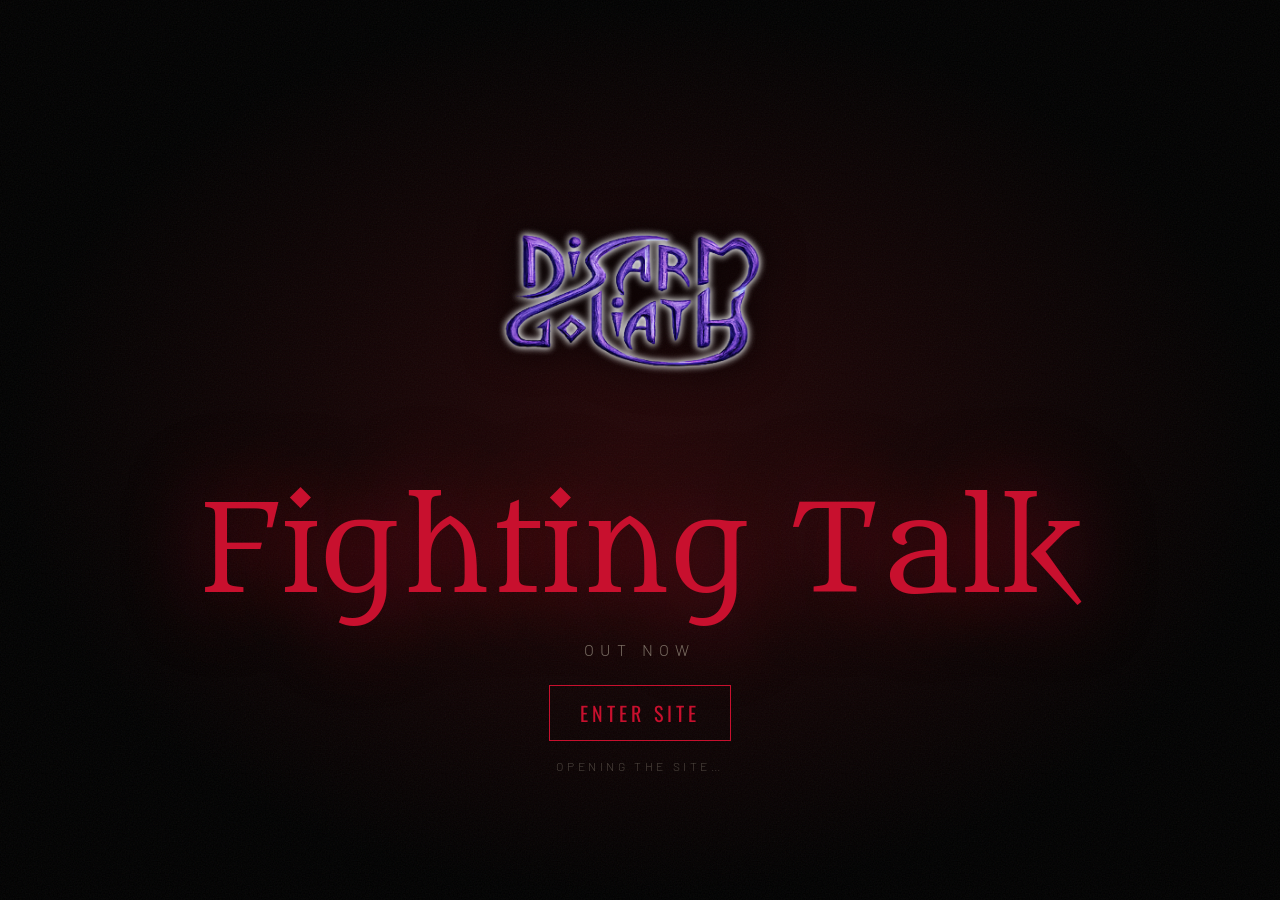
<file: index.html>
<!DOCTYPE html>
<html lang="en">
<head>
  <meta charset="UTF-8">
  <meta name="viewport" content="width=device-width, initial-scale=1.0">
  <title>Disarm Goliath</title>
  <link rel="preconnect" href="https://fonts.googleapis.com">
  <link rel="preconnect" href="https://fonts.gstatic.com" crossorigin>
  <link href="https://fonts.googleapis.com/css2?family=Barlow:wght@300;400&family=Metamorphous&family=Oswald:wght@300;400;500;600;700&display=swap" rel="stylesheet">
  <link rel="stylesheet" href="style.css">
</head>
<body>
  <div id="bg">
    <div id="bg-image"></div>
    <div id="bg-overlay"></div>
  </div>
  <div id="grain"></div>
  <main id="container">
    <img id="logo" src="Images/logo.png" alt="Disarm Goliath">
    <div id="album-title"></div>
    <div id="countdown">
      <div class="time-block">
        <span class="time-number" id="days">00</span>
        <span class="time-label">Days</span>
      </div>
      <span class="time-sep">:</span>
      <div class="time-block">
        <span class="time-number" id="hours">00</span>
        <span class="time-label">Hours</span>
      </div>
      <span class="time-sep">:</span>
      <div class="time-block">
        <span class="time-number" id="minutes">00</span>
        <span class="time-label">Minutes</span>
      </div>
      <span class="time-sep">:</span>
      <div class="time-block">
        <span class="time-number" id="seconds">00</span>
        <span class="time-label">Seconds</span>
      </div>
    </div>
    <div id="final-reveal">
      <div class="reveal-title">Fighting Talk</div>
      <div class="reveal-subtitle">Out Now</div>
      <a class="reveal-enter" href="site/index.html">Enter Site</a>
      <div class="reveal-redirect">Opening the site…</div>
    </div>
  </main>
  <script src="script.js"></script>
</body>
</html>
</file>
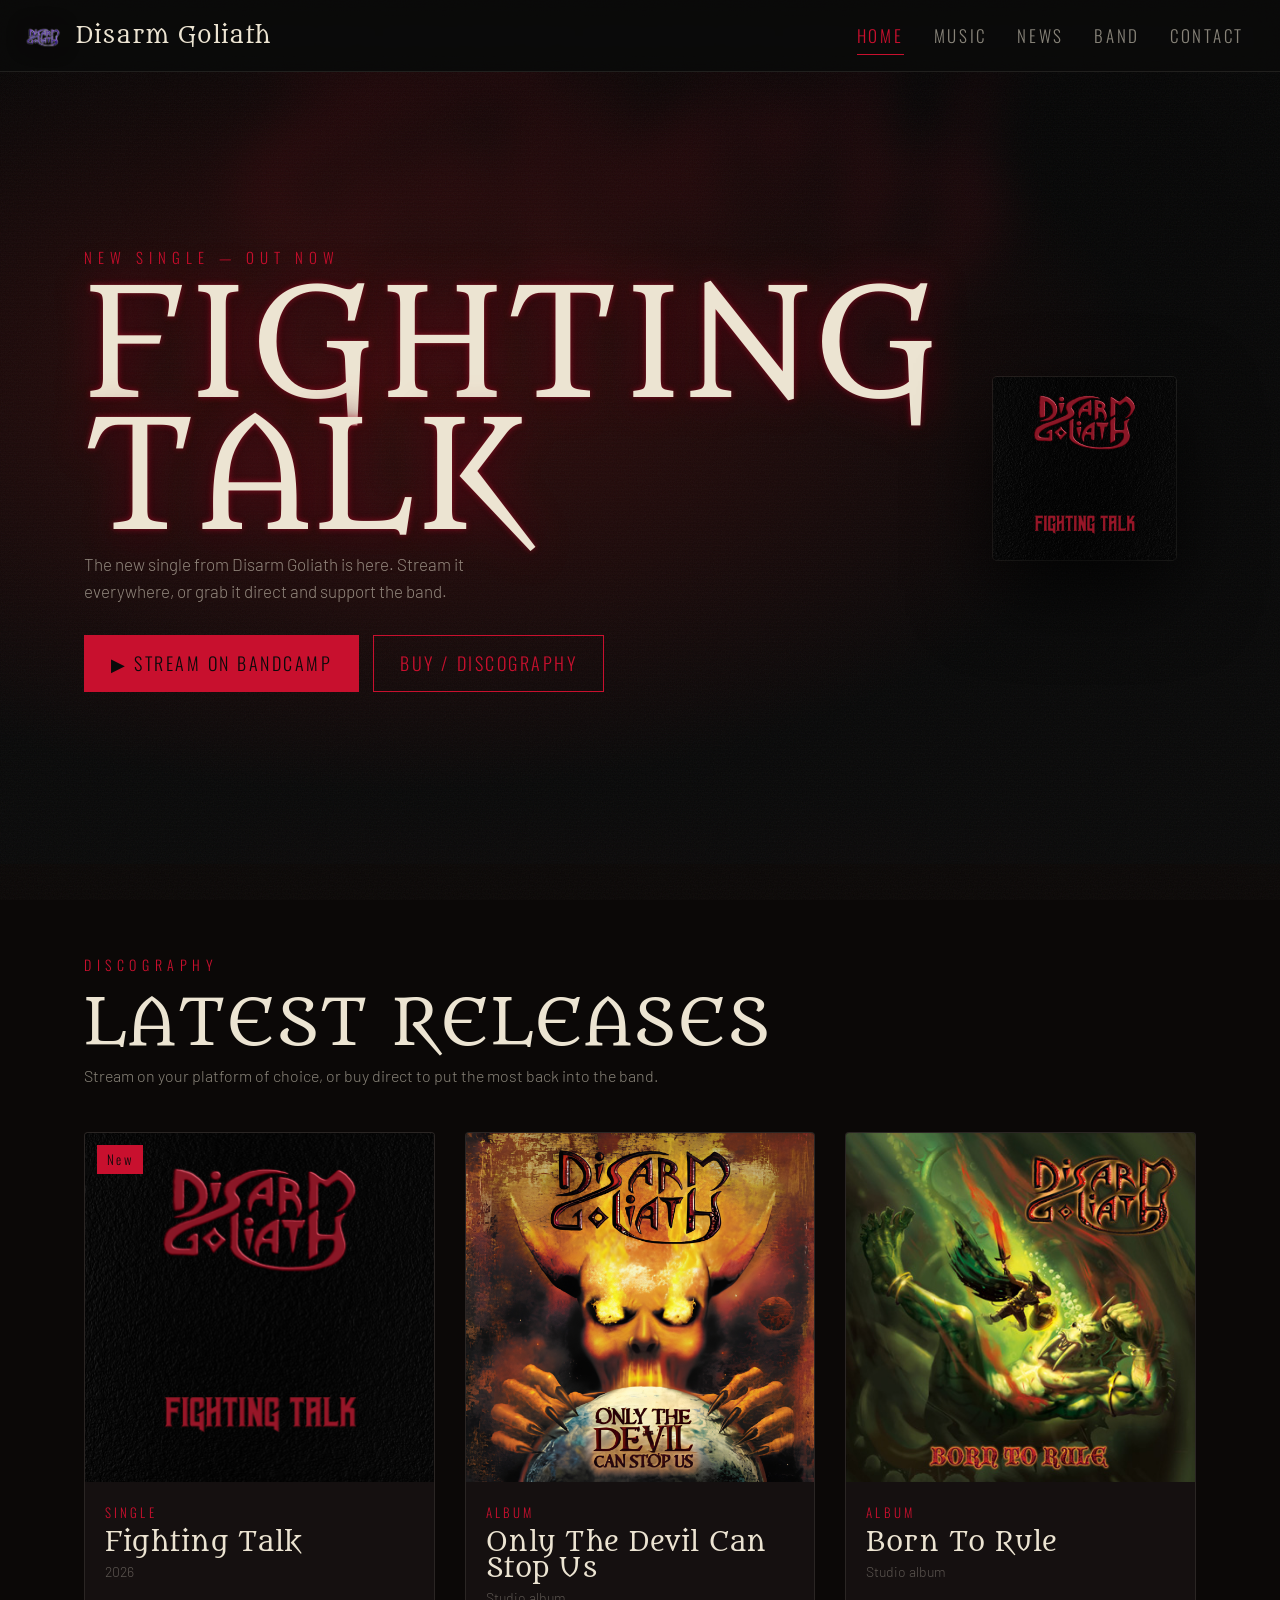
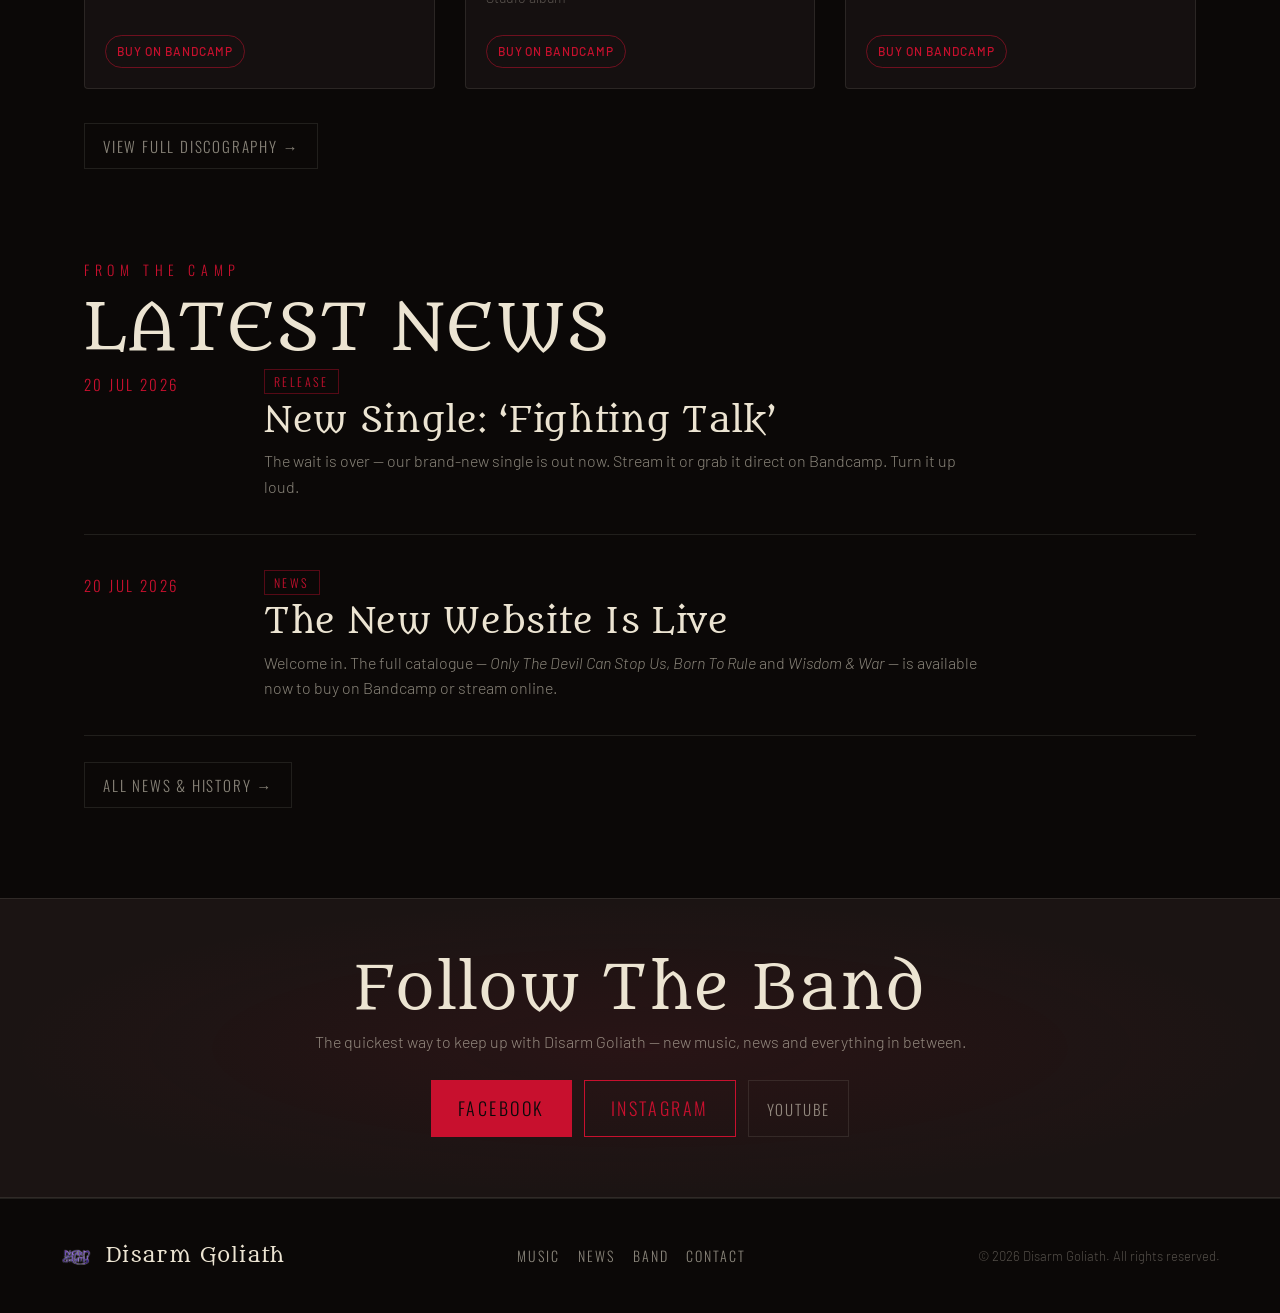
<file: site/index.html>
<!DOCTYPE html>
<html lang="en">
<head>
  <meta charset="UTF-8">
  <meta name="viewport" content="width=device-width, initial-scale=1.0">
  <title>Disarm Goliath — Official Site</title>
  <meta name="description" content="Official website of Disarm Goliath — West Midlands heavy metal. New single ‘Fighting Talk’ out now. Music, news, band history and more.">
  <link rel="stylesheet" href="site.css">
</head>
<body>
  <div id="grain"></div>

  <!-- ===================== NAV ===================== -->
  <nav class="nav">
    <a class="nav-brand" href="index.html">
      <img src="../Images/logo.png" alt="Disarm Goliath logo">
      <span>Disarm Goliath</span>
    </a>
    <button class="nav-toggle" aria-label="Menu">≡</button>
    <div class="nav-links">
      <a href="index.html" class="active">Home</a>
      <a href="music.html">Music</a>
      <a href="news.html">News</a>
      <a href="members.html">Band</a>
      <a href="contact.html">Contact</a>
    </div>
  </nav>

  <!-- ===================== HERO ===================== -->
  <header class="hero">
    <div class="hero-bg" style="background-image:url('../Images/fightingtalk.jpg')"></div>
    <div class="hero-overlay"></div>
    <div class="hero-inner">
      <div class="hero-copy">
        <div class="tag">New Single — Out Now</div>
        <h1>Fighting<br>Talk</h1>
        <p class="sub">The new single from Disarm Goliath is here. Stream it everywhere, or grab it direct and support the band.</p>
        <div class="hero-actions">
          <a class="btn btn-solid" href="https://disarmgoliath.bandcamp.com/" target="_blank" rel="noopener">▶ Stream on Bandcamp</a>
          <a class="btn" href="music.html">Buy / Discography</a>
        </div>
      </div>
      <div class="hero-art">
        <img src="../Images/fightingtalk.jpg" alt="Fighting Talk single artwork">
      </div>
    </div>
  </header>

  <!-- ===================== LATEST MUSIC ===================== -->
  <section class="section">
    <div class="reveal">
      <div class="eyebrow">Discography</div>
      <h2 class="section-title">Latest Releases</h2>
      <p class="section-sub">Stream on your platform of choice, or buy direct to put the most back into the band.</p>
    </div>

    <div class="release-grid reveal">
      <!-- Fighting Talk (new) -->
      <article class="release">
        <div class="release-cover">
          <span class="release-badge">New</span>
          <img src="../Images/fightingtalk.jpg" alt="Fighting Talk">
        </div>
        <div class="release-body">
          <span class="release-type">Single</span>
          <h3 class="release-name">Fighting Talk</h3>
          <p class="release-meta">2026</p>
          <div class="release-links">
            <a class="slink buy" href="https://disarmgoliath.bandcamp.com/" target="_blank" rel="noopener">Buy on Bandcamp</a>
          </div>
        </div>
      </article>

      <!-- Only The Devil Can Stop Us -->
      <article class="release">
        <div class="release-cover"><img src="../Images/onlythedevil.png" alt="Only The Devil Can Stop Us"></div>
        <div class="release-body">
          <span class="release-type">Album</span>
          <h3 class="release-name">Only The Devil Can Stop Us</h3>
          <p class="release-meta">Studio album</p>
          <div class="release-links">
            <a class="slink buy" href="https://disarmgoliath.bandcamp.com/" target="_blank" rel="noopener">Buy on Bandcamp</a>
          </div>
        </div>
      </article>

      <!-- Born To Rule -->
      <article class="release">
        <div class="release-cover"><img src="../Images/borntorule.jpg" alt="Born To Rule"></div>
        <div class="release-body">
          <span class="release-type">Album</span>
          <h3 class="release-name">Born To Rule</h3>
          <p class="release-meta">Studio album</p>
          <div class="release-links">
            <a class="slink buy" href="https://disarmgoliath.bandcamp.com/" target="_blank" rel="noopener">Buy on Bandcamp</a>
          </div>
        </div>
      </article>
    </div>

    <div class="reveal" style="margin-top:34px;">
      <a class="btn btn-ghost" href="music.html">View Full Discography →</a>
    </div>
  </section>

  <!-- ===================== NEWS TEASER ===================== -->
  <section class="section" style="padding-top:0;">
    <div class="reveal">
      <div class="eyebrow">From the Camp</div>
      <h2 class="section-title">Latest News</h2>
    </div>
    <div class="news-list reveal">
      <article class="news-item">
        <div class="news-date">20 Jul 2026</div>
        <div class="news-content">
          <span class="news-tag">Release</span>
          <h3>New Single: ‘Fighting Talk’</h3>
          <p>The wait is over — our brand-new single is out now. Stream it or grab it direct on Bandcamp. Turn it up loud.</p>
        </div>
      </article>
      <article class="news-item">
        <div class="news-date">20 Jul 2026</div>
        <div class="news-content">
          <span class="news-tag">News</span>
          <h3>The New Website Is Live</h3>
          <p>Welcome in. The full catalogue — <em>Only The Devil Can Stop Us</em>, <em>Born To Rule</em> and <em>Wisdom &amp; War</em> — is available now to buy on Bandcamp or stream online.</p>
        </div>
      </article>
    </div>
    <div class="reveal" style="margin-top:26px;">
      <a class="btn btn-ghost" href="news.html">All News &amp; History →</a>
    </div>
  </section>

  <!-- ===================== NEWSLETTER CTA ===================== -->
  <section class="cta-band" id="mailing">
    <div class="inner reveal">
      <h2>Follow The Band</h2>
      <p>The quickest way to keep up with Disarm Goliath — new music, news and everything in between.</p>
      <div class="cta-socials">
        <a class="btn btn-solid" href="https://www.facebook.com/disarmgoliath" target="_blank" rel="noopener">Facebook</a>
        <a class="btn" href="https://www.instagram.com/disarm_goliath/" target="_blank" rel="noopener">Instagram</a>
        <a class="btn btn-ghost" href="https://www.youtube.com/@disarmgoliath1523" target="_blank" rel="noopener">YouTube</a>
      </div>
    </div>
  </section>

  <!-- ===================== FOOTER ===================== -->
  <footer class="footer">
    <div class="footer-inner">
      <a class="footer-brand" href="index.html">
        <img src="../Images/logo.png" alt="Disarm Goliath">
        <span>Disarm Goliath</span>
      </a>
      <div class="footer-links">
        <a href="music.html">Music</a>
        <a href="news.html">News</a>
        <a href="members.html">Band</a>
        <a href="contact.html">Contact</a>
      </div>
      <small>© <span data-year>2026</span> Disarm Goliath. All rights reserved.</small>
    </div>
  </footer>

  <script src="site.js"></script>
</body>
</html>
</file>
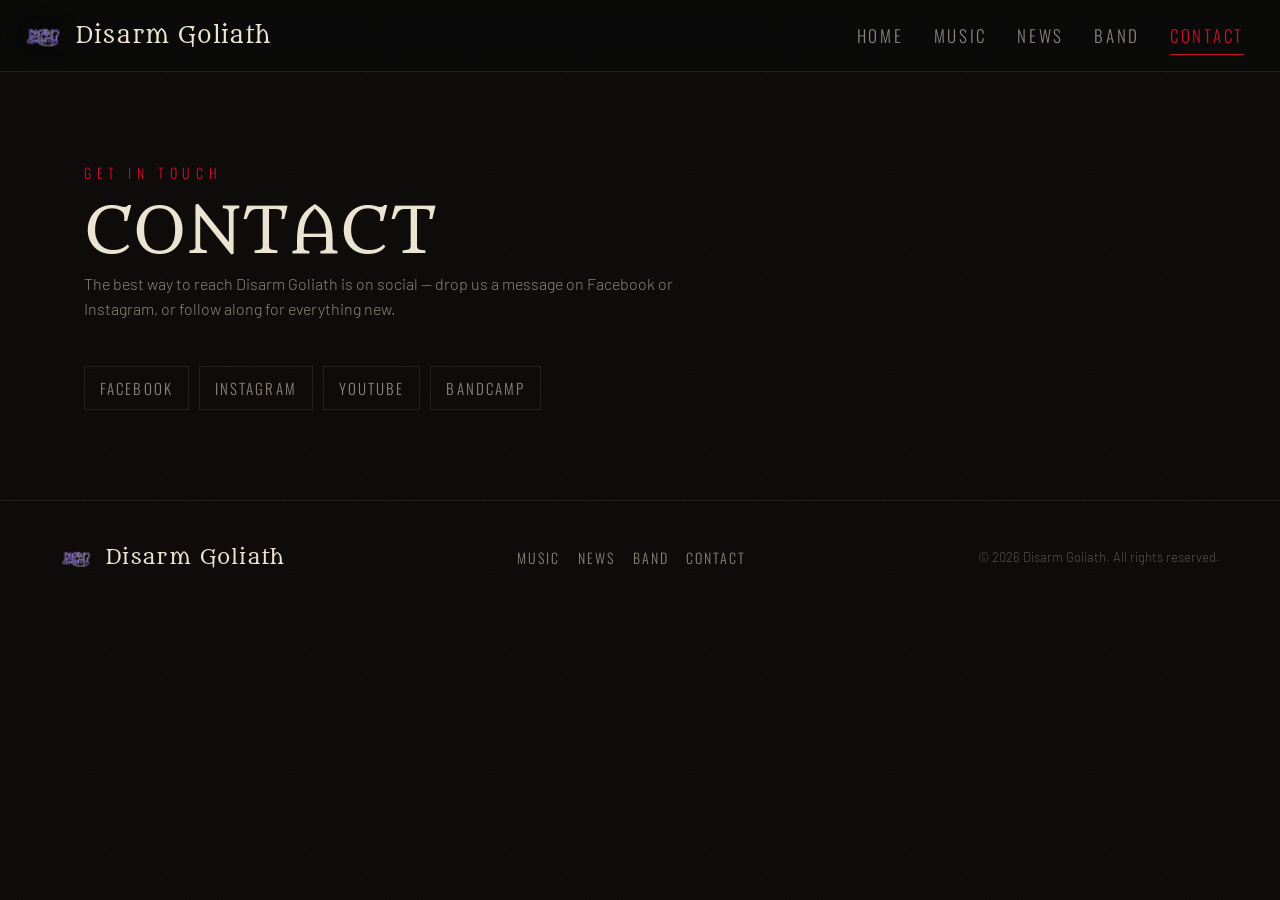
<file: site/contact.html>
<!DOCTYPE html>
<html lang="en">
<head>
  <meta charset="UTF-8">
  <meta name="viewport" content="width=device-width, initial-scale=1.0">
  <title>Contact — Disarm Goliath</title>
  <meta name="description" content="Booking, press and general enquiries for Disarm Goliath.">
  <link rel="stylesheet" href="site.css">
</head>
<body>
  <div id="grain"></div>

  <nav class="nav">
    <a class="nav-brand" href="index.html">
      <img src="../Images/logo.png" alt="Disarm Goliath logo">
      <span>Disarm Goliath</span>
    </a>
    <button class="nav-toggle" aria-label="Menu">≡</button>
    <div class="nav-links">
      <a href="index.html">Home</a>
      <a href="music.html">Music</a>
      <a href="news.html">News</a>
      <a href="members.html">Band</a>
      <a href="contact.html" class="active">Contact</a>
    </div>
  </nav>

  <section class="section">
    <div class="reveal">
      <div class="eyebrow">Get In Touch</div>
      <h1 class="section-title">Contact</h1>
      <p class="section-sub">The best way to reach Disarm Goliath is on social — drop us a message on Facebook or Instagram, or follow along for everything new.</p>
    </div>

    <div class="reveal">
      <div class="socials">
        <a class="social" href="https://www.facebook.com/disarmgoliath" target="_blank" rel="noopener">Facebook</a>
        <a class="social" href="https://www.instagram.com/disarm_goliath/" target="_blank" rel="noopener">Instagram</a>
        <a class="social" href="https://www.youtube.com/@disarmgoliath1523" target="_blank" rel="noopener">YouTube</a>
        <a class="social" href="https://disarmgoliath.bandcamp.com/" target="_blank" rel="noopener">Bandcamp</a>
      </div>
    </div>
  </section>

  <footer class="footer">
    <div class="footer-inner">
      <a class="footer-brand" href="index.html">
        <img src="../Images/logo.png" alt="Disarm Goliath">
        <span>Disarm Goliath</span>
      </a>
      <div class="footer-links">
        <a href="music.html">Music</a>
        <a href="news.html">News</a>
        <a href="members.html">Band</a>
        <a href="contact.html">Contact</a>
      </div>
      <small>© <span data-year>2026</span> Disarm Goliath. All rights reserved.</small>
    </div>
  </footer>

  <script src="site.js"></script>
</body>
</html>
</file>
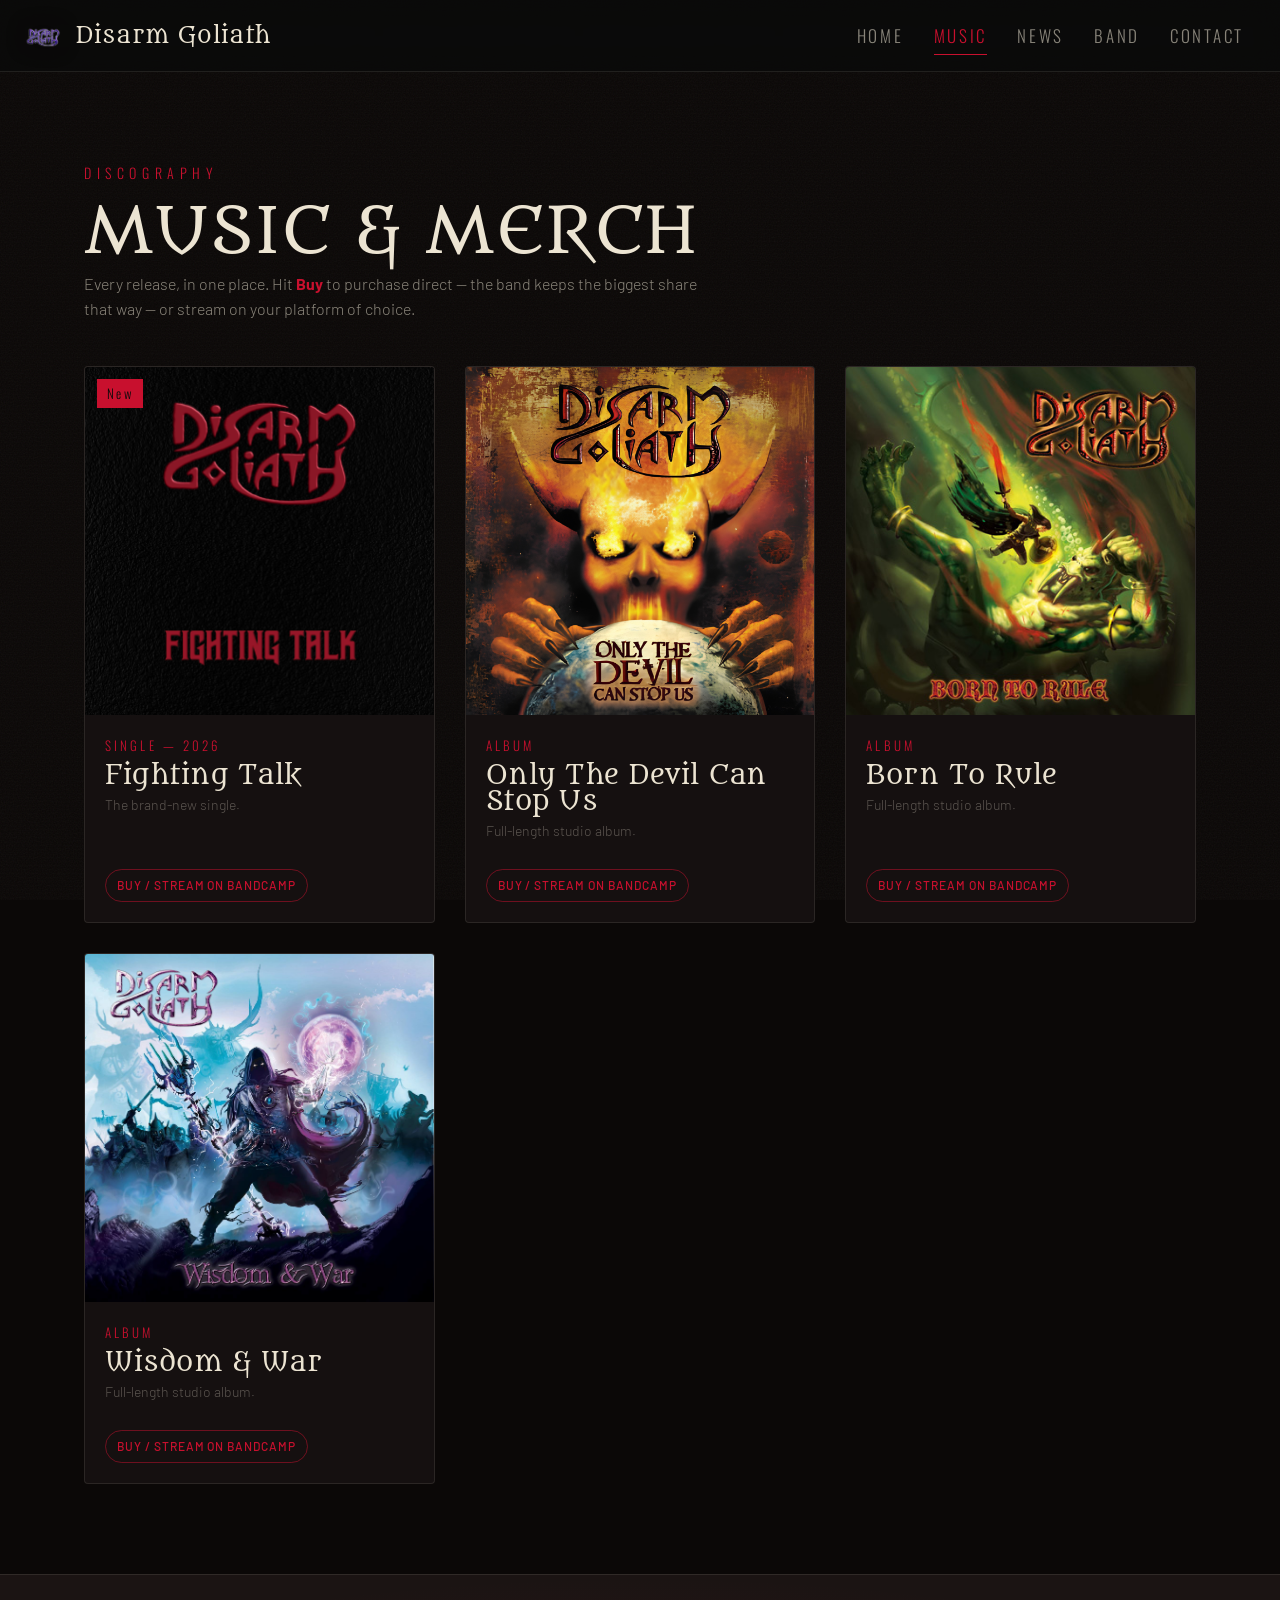
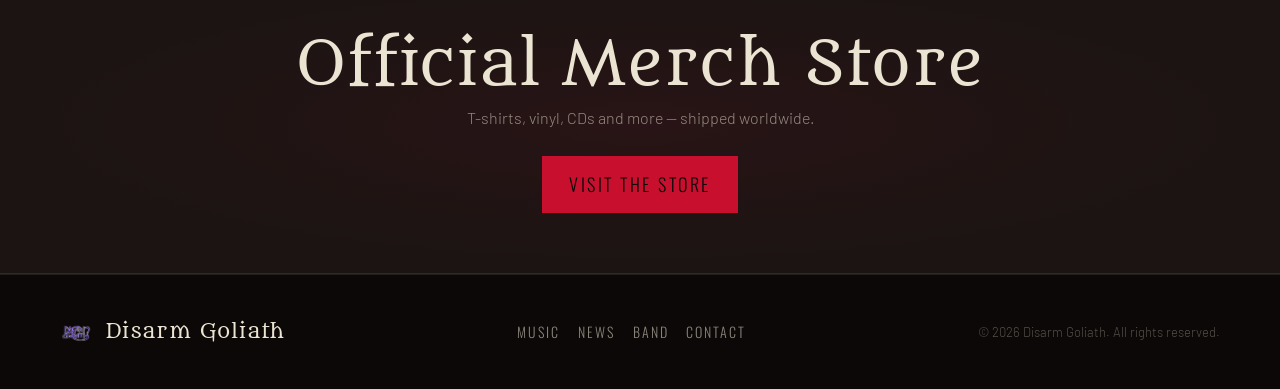
<file: site/music.html>
<!DOCTYPE html>
<html lang="en">
<head>
  <meta charset="UTF-8">
  <meta name="viewport" content="width=device-width, initial-scale=1.0">
  <title>Music — Disarm Goliath</title>
  <meta name="description" content="Buy and stream the full Disarm Goliath discography, including the new single ‘Fighting Talk’.">
  <link rel="stylesheet" href="site.css">
</head>
<body>
  <div id="grain"></div>

  <nav class="nav">
    <a class="nav-brand" href="index.html">
      <img src="../Images/logo.png" alt="Disarm Goliath logo">
      <span>Disarm Goliath</span>
    </a>
    <button class="nav-toggle" aria-label="Menu">≡</button>
    <div class="nav-links">
      <a href="index.html">Home</a>
      <a href="music.html" class="active">Music</a>
      <a href="news.html">News</a>
      <a href="members.html">Band</a>
      <a href="contact.html">Contact</a>
    </div>
  </nav>

  <section class="section">
    <div class="reveal">
      <div class="eyebrow">Discography</div>
      <h1 class="section-title">Music &amp; Merch</h1>
      <p class="section-sub">Every release, in one place. Hit <strong style="color:var(--gold)">Buy</strong> to purchase direct — the band keeps the biggest share that way — or stream on your platform of choice.</p>
    </div>

    <div class="release-grid reveal">
      <!-- Fighting Talk -->
      <article class="release">
        <div class="release-cover">
          <span class="release-badge">New</span>
          <img src="../Images/fightingtalk.jpg" alt="Fighting Talk">
        </div>
        <div class="release-body">
          <span class="release-type">Single — 2026</span>
          <h3 class="release-name">Fighting Talk</h3>
          <p class="release-meta">The brand-new single.</p>
          <div class="release-links">
            <a class="slink buy" href="https://disarmgoliath.bandcamp.com/" target="_blank" rel="noopener">Buy / Stream on Bandcamp</a>
          </div>
        </div>
      </article>

      <!-- Only The Devil Can Stop Us -->
      <article class="release">
        <div class="release-cover"><img src="../Images/onlythedevil.png" alt="Only The Devil Can Stop Us"></div>
        <div class="release-body">
          <span class="release-type">Album</span>
          <h3 class="release-name">Only The Devil Can Stop Us</h3>
          <p class="release-meta">Full-length studio album.</p>
          <div class="release-links">
            <a class="slink buy" href="https://disarmgoliath.bandcamp.com/" target="_blank" rel="noopener">Buy / Stream on Bandcamp</a>
          </div>
        </div>
      </article>

      <!-- Born To Rule -->
      <article class="release">
        <div class="release-cover"><img src="../Images/borntorule.jpg" alt="Born To Rule"></div>
        <div class="release-body">
          <span class="release-type">Album</span>
          <h3 class="release-name">Born To Rule</h3>
          <p class="release-meta">Full-length studio album.</p>
          <div class="release-links">
            <a class="slink buy" href="https://disarmgoliath.bandcamp.com/" target="_blank" rel="noopener">Buy / Stream on Bandcamp</a>
          </div>
        </div>
      </article>

      <!-- Wisdom & War -->
      <article class="release">
        <div class="release-cover"><img src="../Images/WisdomandWar.jpg" alt="Wisdom &amp; War"></div>
        <div class="release-body">
          <span class="release-type">Album</span>
          <h3 class="release-name">Wisdom &amp; War</h3>
          <p class="release-meta">Full-length studio album.</p>
          <div class="release-links">
            <a class="slink buy" href="https://disarmgoliath.bandcamp.com/" target="_blank" rel="noopener">Buy / Stream on Bandcamp</a>
          </div>
        </div>
      </article>
    </div>
  </section>

  <!-- Merch CTA -->
  <section class="cta-band">
    <div class="inner reveal">
      <h2>Official Merch Store</h2>
      <p>T-shirts, vinyl, CDs and more — shipped worldwide.</p>
      <!-- TODO: point at your Bandcamp / Big Cartel / Shopify store -->
      <a class="btn btn-solid" href="https://disarmgoliath.bandcamp.com/" target="_blank" rel="noopener">Visit the Store</a>
    </div>
  </section>

  <footer class="footer">
    <div class="footer-inner">
      <a class="footer-brand" href="index.html">
        <img src="../Images/logo.png" alt="Disarm Goliath">
        <span>Disarm Goliath</span>
      </a>
      <div class="footer-links">
        <a href="music.html">Music</a>
        <a href="news.html">News</a>
        <a href="members.html">Band</a>
        <a href="contact.html">Contact</a>
      </div>
      <small>© <span data-year>2026</span> Disarm Goliath. All rights reserved.</small>
    </div>
  </footer>

  <script src="site.js"></script>
</body>
</html>
</file>
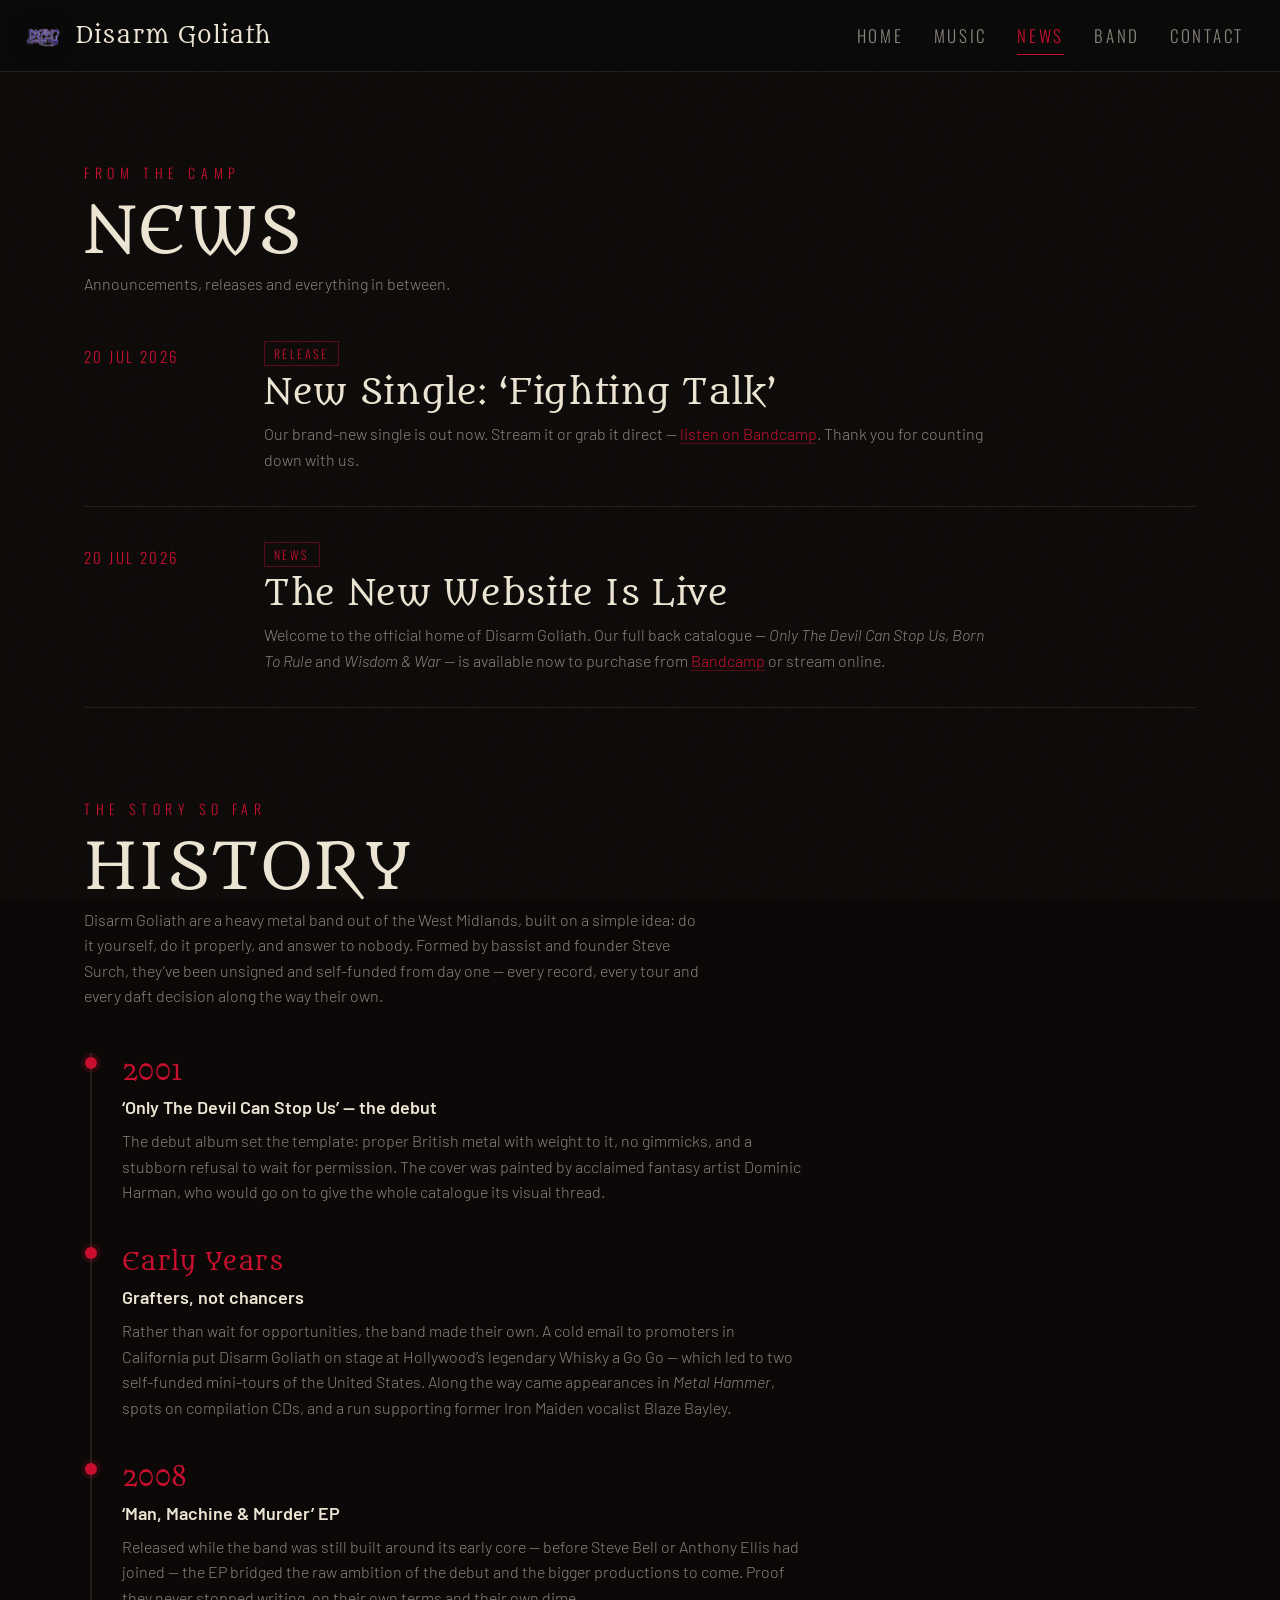
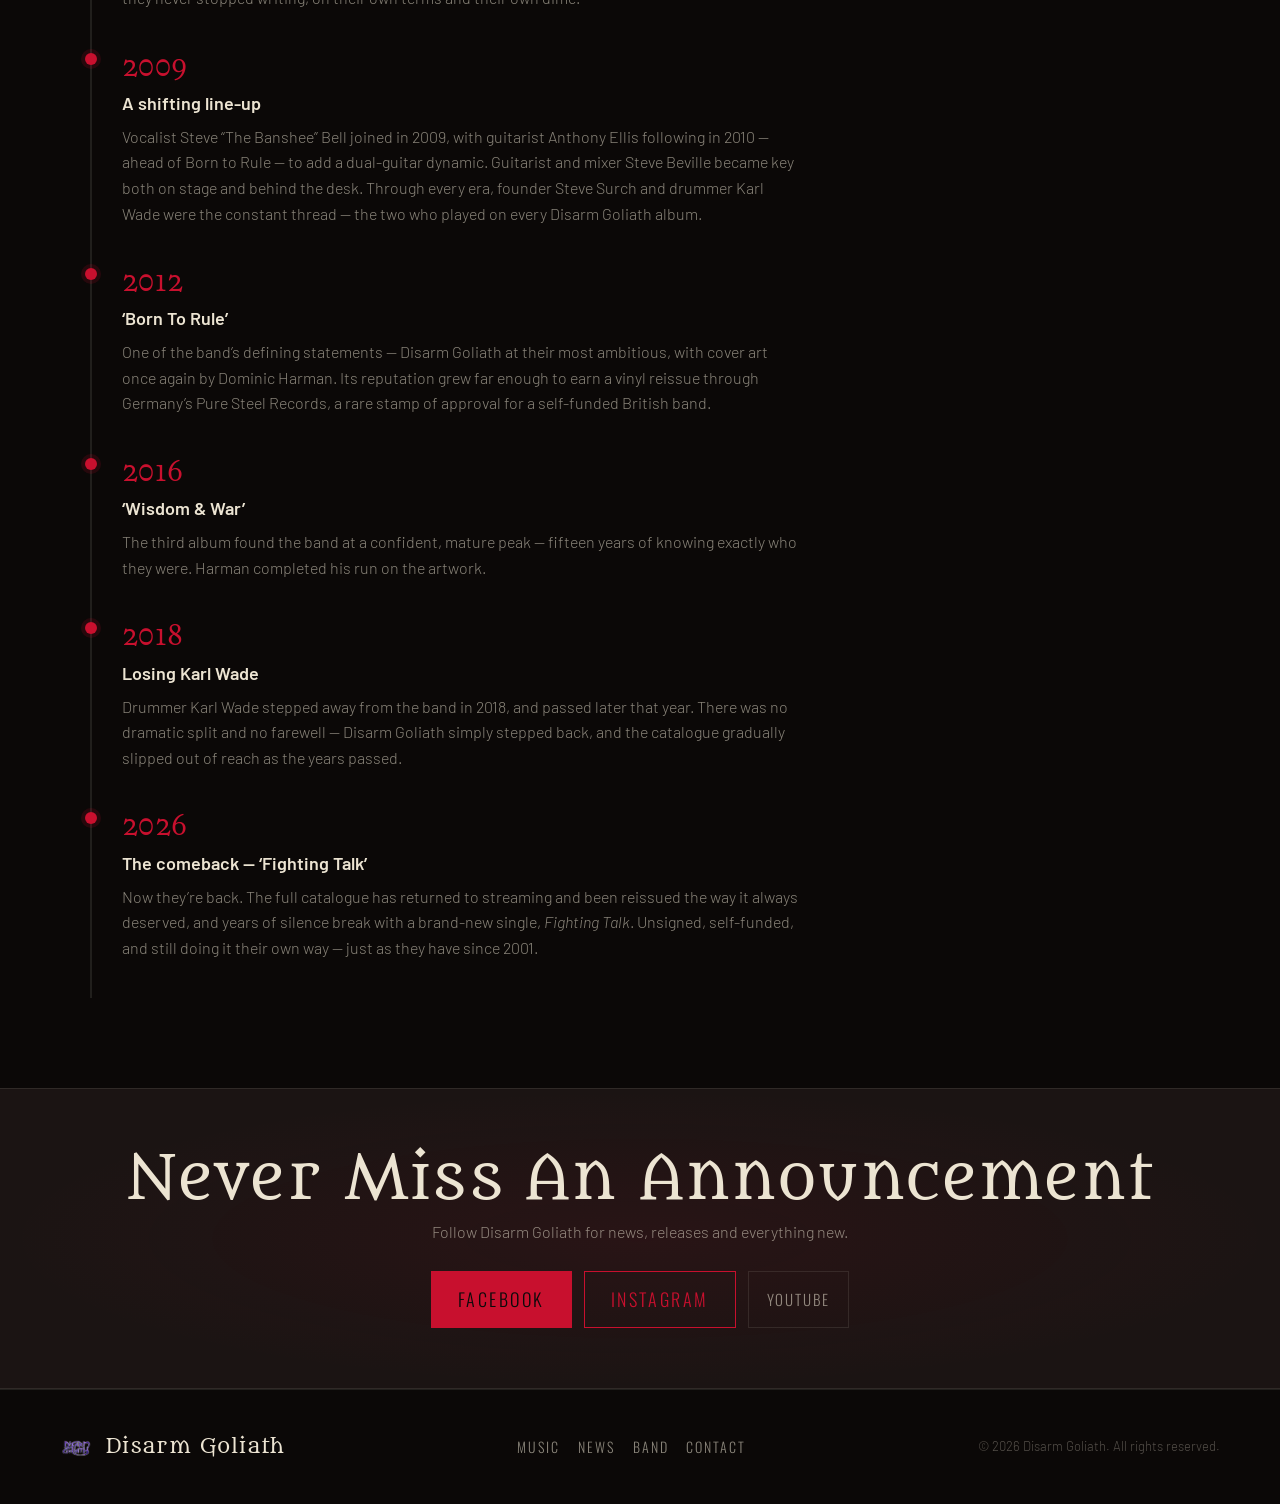
<file: site/news.html>
<!DOCTYPE html>
<html lang="en">
<head>
  <meta charset="UTF-8">
  <meta name="viewport" content="width=device-width, initial-scale=1.0">
  <title>News &amp; History — Disarm Goliath</title>
  <meta name="description" content="Latest news and the story so far from Disarm Goliath.">
  <link rel="stylesheet" href="site.css">
</head>
<body>
  <div id="grain"></div>

  <nav class="nav">
    <a class="nav-brand" href="index.html">
      <img src="../Images/logo.png" alt="Disarm Goliath logo">
      <span>Disarm Goliath</span>
    </a>
    <button class="nav-toggle" aria-label="Menu">≡</button>
    <div class="nav-links">
      <a href="index.html">Home</a>
      <a href="music.html">Music</a>
      <a href="news.html" class="active">News</a>
      <a href="members.html">Band</a>
      <a href="contact.html">Contact</a>
    </div>
  </nav>

  <!-- ===================== NEWS ===================== -->
  <section class="section">
    <div class="reveal">
      <div class="eyebrow">From the Camp</div>
      <h1 class="section-title">News</h1>
      <p class="section-sub">Announcements, releases and everything in between.</p>
    </div>

    <div class="news-list reveal">
      <article class="news-item">
        <div class="news-date">20 Jul 2026</div>
        <div class="news-content">
          <span class="news-tag">Release</span>
          <h3>New Single: ‘Fighting Talk’</h3>
          <p>Our brand-new single is out now. Stream it or grab it direct — <a href="https://disarmgoliath.bandcamp.com/" target="_blank" rel="noopener">listen on Bandcamp</a>. Thank you for counting down with us.</p>
        </div>
      </article>

      <article class="news-item">
        <div class="news-date">20 Jul 2026</div>
        <div class="news-content">
          <span class="news-tag">News</span>
          <h3>The New Website Is Live</h3>
          <p>Welcome to the official home of Disarm Goliath. Our full back catalogue — <em>Only The Devil Can Stop Us</em>, <em>Born To Rule</em> and <em>Wisdom &amp; War</em> — is available now to purchase from <a href="https://disarmgoliath.bandcamp.com/" target="_blank" rel="noopener">Bandcamp</a> or stream online.</p>
        </div>
      </article>
    </div>
  </section>

  <!-- ===================== HISTORY ===================== -->
  <section class="section" style="padding-top:0;">
    <div class="reveal">
      <div class="eyebrow">The Story So Far</div>
      <h2 class="section-title">History</h2>
      <p class="section-sub">
        Disarm Goliath are a heavy metal band out of the West Midlands, built on a simple idea:
        do it yourself, do it properly, and answer to nobody. Formed by bassist and founder
        Steve Surch, they’ve been unsigned and self-funded from day one — every record, every
        tour and every daft decision along the way their own.
      </p>
    </div>

    <div class="timeline reveal">
      <div class="tl-item">
        <div class="tl-year">2001</div>
        <h4>‘Only The Devil Can Stop Us’ — the debut</h4>
        <p>The debut album set the template: proper British metal with weight to it, no gimmicks, and a stubborn refusal to wait for permission. The cover was painted by acclaimed fantasy artist Dominic Harman, who would go on to give the whole catalogue its visual thread.</p>
      </div>
      <div class="tl-item">
        <div class="tl-year">Early Years</div>
        <h4>Grafters, not chancers</h4>
        <p>Rather than wait for opportunities, the band made their own. A cold email to promoters in California put Disarm Goliath on stage at Hollywood’s legendary Whisky a Go Go — which led to two self-funded mini-tours of the United States. Along the way came appearances in <em>Metal Hammer</em>, spots on compilation CDs, and a run supporting former Iron Maiden vocalist Blaze Bayley.</p>
      </div>
      <div class="tl-item">
        <div class="tl-year">2008</div>
        <h4>‘Man, Machine &amp; Murder’ EP</h4>
        <p>Released while the band was still built around its early core — before Steve Bell or Anthony Ellis had joined — the EP bridged the raw ambition of the debut and the bigger productions to come. Proof they never stopped writing, on their own terms and their own dime.</p>
      </div>
      <div class="tl-item">
        <div class="tl-year">2009</div>
        <h4>A shifting line-up</h4>
        <p>Vocalist Steve “The Banshee” Bell joined in 2009, with guitarist Anthony Ellis following in 2010 — ahead of Born to Rule — to add a dual-guitar dynamic. Guitarist and mixer Steve Beville became key both on stage and behind the desk. Through every era, founder Steve Surch and drummer Karl Wade were the constant thread — the two who played on every Disarm Goliath album.</p>
      </div>
      <div class="tl-item">
        <div class="tl-year">2012</div>
        <h4>‘Born To Rule’</h4>
        <p>One of the band’s defining statements — Disarm Goliath at their most ambitious, with cover art once again by Dominic Harman. Its reputation grew far enough to earn a vinyl reissue through Germany’s Pure Steel Records, a rare stamp of approval for a self-funded British band.</p>
      </div>
      <div class="tl-item">
        <div class="tl-year">2016</div>
        <h4>‘Wisdom &amp; War’</h4>
        <p>The third album found the band at a confident, mature peak — fifteen years of knowing exactly who they were. Harman completed his run on the artwork.</p>
      </div>
      <div class="tl-item">
        <div class="tl-year">2018</div>
        <h4>Losing Karl Wade</h4>
        <p>Drummer Karl Wade stepped away from the band in 2018, and passed later that year. There was no dramatic split and no farewell — Disarm Goliath simply stepped back, and the catalogue gradually slipped out of reach as the years passed.</p>
      </div>
      <div class="tl-item">
        <div class="tl-year">2026</div>
        <h4>The comeback — ‘Fighting Talk’</h4>
        <p>Now they’re back. The full catalogue has returned to streaming and been reissued the way it always deserved, and years of silence break with a brand-new single, <em>Fighting Talk</em>. Unsigned, self-funded, and still doing it their own way — just as they have since 2001.</p>
      </div>
    </div>
  </section>

  <section class="cta-band">
    <div class="inner reveal">
      <h2>Never Miss An Announcement</h2>
      <p>Follow Disarm Goliath for news, releases and everything new.</p>
      <div class="cta-socials">
        <a class="btn btn-solid" href="https://www.facebook.com/disarmgoliath" target="_blank" rel="noopener">Facebook</a>
        <a class="btn" href="https://www.instagram.com/disarm_goliath/" target="_blank" rel="noopener">Instagram</a>
        <a class="btn btn-ghost" href="https://www.youtube.com/@disarmgoliath1523" target="_blank" rel="noopener">YouTube</a>
      </div>
    </div>
  </section>

  <footer class="footer">
    <div class="footer-inner">
      <a class="footer-brand" href="index.html">
        <img src="../Images/logo.png" alt="Disarm Goliath">
        <span>Disarm Goliath</span>
      </a>
      <div class="footer-links">
        <a href="music.html">Music</a>
        <a href="news.html">News</a>
        <a href="members.html">Band</a>
        <a href="contact.html">Contact</a>
      </div>
      <small>© <span data-year>2026</span> Disarm Goliath. All rights reserved.</small>
    </div>
  </footer>

  <script src="site.js"></script>
</body>
</html>
</file>
<file: style.css>
@import url('https://fonts.googleapis.com/css2?family=Barlow:wght@300;400&family=Metamorphous&family=Oswald:wght@300;400;500;600;700&display=swap');

*, *::before, *::after {
  box-sizing: border-box;
  margin: 0;
  padding: 0;
}

body {
  background: #000;
  overflow-x: hidden;
  min-height: 100vh;
  font-family: 'Barlow', sans-serif;
}

body::after {
  content: '';
  position: fixed;
  inset: 0;
  z-index: 5;
  background: repeating-linear-gradient(
    to bottom,
    transparent 0px,
    transparent 3px,
    rgba(0, 0, 0, 0.04) 3px,
    rgba(0, 0, 0, 0.04) 4px
  );
  pointer-events: none;
}

#bg {
  position: fixed;
  inset: 0;
  z-index: 0;
}

#bg-image {
  position: absolute;
  inset: -30px;
  background-size: cover;
  background-position: center;
  filter: blur(30px) brightness(0.35) saturate(1.4);
  transform: scale(1.08);
}

#bg-overlay {
  position: absolute;
  inset: 0;
  background: radial-gradient(ellipse at center, transparent 0%, rgba(0, 0, 0, 0.8) 100%);
}

#grain {
  position: fixed;
  inset: 0;
  z-index: 4;
  pointer-events: none;
  opacity: 0.06;
  background-image: url("data:image/svg+xml,%3Csvg viewBox='0 0 200 200' xmlns='http://www.w3.org/2000/svg'%3E%3Cfilter id='n'%3E%3CfeTurbulence type='fractalNoise' baseFrequency='0.75' numOctaves='4' stitchTiles='stitch'/%3E%3C/filter%3E%3Crect width='100%25' height='100%25' filter='url(%23n)'/%3E%3C/svg%3E");
  background-repeat: repeat;
  background-size: 200px 200px;
}

#container {
  position: relative;
  z-index: 10;
  min-height: 100vh;
  display: flex;
  flex-direction: column;
  align-items: center;
  justify-content: center;
  text-align: center;
  padding: 40px 20px;
}

#logo {
  max-width: clamp(180px, 40vw, 320px);
  margin-bottom: 28px;
  filter: drop-shadow(0 0 20px rgba(0, 0, 0, 0.9));
  animation: fadeDown 1.2s ease both;
}

#album-title {
  font-family: 'Oswald', sans-serif;
  font-size: clamp(16px, 3.5vw, 28px);
  letter-spacing: 0.35em;
  text-transform: uppercase;
  color: rgba(240, 232, 208, 0.6);
  margin-bottom: 44px;
  animation: fadeUp 1s ease 0.4s both;
}

#countdown {
  display: flex;
  gap: clamp(12px, 4vw, 44px);
  align-items: flex-start;
  justify-content: center;
  margin-bottom: 40px;
  animation: fadeUp 1s ease 0.6s both;
}

.time-block {
  display: flex;
  flex-direction: column;
  align-items: center;
  min-width: clamp(55px, 12vw, 100px);
  perspective: 400px;
}

.time-number {
  font-family: 'Oswald', sans-serif;
  font-size: clamp(52px, 14vw, 115px);
  line-height: 1;
  color: #f0e8d0;
  text-shadow: 0 0 40px rgba(240, 232, 208, 0.15);
  display: block;
}

.time-sep {
  font-family: 'Oswald', sans-serif;
  font-size: clamp(44px, 12vw, 96px);
  color: rgba(240, 232, 208, 0.2);
  line-height: 1;
  padding-top: 4px;
}

.time-label {
  font-family: 'Barlow', sans-serif;
  font-weight: 300;
  font-size: clamp(9px, 1.5vw, 11px);
  letter-spacing: 0.35em;
  text-transform: uppercase;
  color: rgba(240, 232, 208, 0.4);
  margin-top: 8px;
}

#final-reveal {
  display: none;
}

#final-reveal.visible {
  display: flex;
  flex-direction: column;
  align-items: center;
  gap: 14px;
}

.reveal-title {
  font-family: 'Metamorphous', 'Oswald', serif;
  font-size: clamp(52px, 13vw, 120px);
  color: #c8102e;
  text-shadow: 0 0 80px rgba(200, 16, 46, 0.6);
  animation: pulse 2.5s ease infinite;
}

.reveal-subtitle {
  font-family: 'Barlow', sans-serif;
  font-weight: 300;
  font-size: clamp(12px, 2vw, 16px);
  letter-spacing: 0.4em;
  text-transform: uppercase;
  color: rgba(240, 232, 208, 0.45);
}

.reveal-enter {
  margin-top: 12px;
  font-family: 'Oswald', sans-serif;
  font-size: clamp(16px, 2.5vw, 20px);
  letter-spacing: 0.2em;
  text-transform: uppercase;
  color: #c8102e;
  text-decoration: none;
  border: 1px solid #c8102e;
  padding: 12px 30px;
  transition: background 0.2s ease, color 0.2s ease, transform 0.2s ease;
  animation: fadeUp 1s ease 0.6s both;
}
.reveal-enter:hover {
  background: #c8102e;
  color: #0a0a0a;
  transform: translateY(-2px);
}

.reveal-redirect {
  font-family: 'Barlow', sans-serif;
  font-weight: 300;
  font-size: 12px;
  letter-spacing: 0.3em;
  text-transform: uppercase;
  color: rgba(240, 232, 208, 0.28);
  margin-top: 4px;
  animation: pulse 2s ease infinite;
}

body.phase-4 {
  background: #000;
}

body.phase-4 #bg-overlay {
  background: radial-gradient(ellipse at center, rgba(90, 12, 16, 0.4) 0%, rgba(0, 0, 0, 1) 70%);
}

@keyframes fadeDown {
  from {
    opacity: 0;
    transform: translateY(-28px);
  }
  to {
    opacity: 1;
    transform: translateY(0);
  }
}

@keyframes fadeUp {
  from {
    opacity: 0;
    transform: translateY(18px);
  }
  to {
    opacity: 1;
    transform: translateY(0);
  }
}

@keyframes flip {
  0%  { transform: rotateX(0deg); }
  50% { transform: rotateX(90deg); }
  100% { transform: rotateX(0deg); }
}

@keyframes pulse {
  0%, 100% {
    opacity: 1;
    text-shadow: 0 0 80px rgba(200, 16, 46, 0.6);
  }
  50% {
    opacity: 0.8;
    text-shadow: 0 0 120px rgba(200, 16, 46, 0.9), 0 0 40px rgba(200, 16, 46, 0.4);
  }
}

@media (max-width: 480px) {
  .time-sep {
    display: none;
  }

  #countdown {
    gap: clamp(8px, 3vw, 16px);
  }
}
</file>
<file: site/site.css>
/* ============================================================
   Disarm Goliath — full site stylesheet
   Shared across all pages. Matches the countdown landing page:
   black base, blood-red (#c8102e) accent + ember, bone text,
   Metamorphous / Oswald display + Barlow body, film-grain + scanline.
   ============================================================ */

@import url('https://fonts.googleapis.com/css2?family=Barlow:wght@300;400;500;600&family=Metamorphous&family=Oswald:wght@300;400;500;600;700&display=swap');

:root {
  --gold: #c8102e;          /* primary accent: blood red (the Fighting Talk single) */
  --gold-bright: #e63946;   /* brighter red for hovers */
  --ember: #ff6a1a;         /* warm ember accent (from Only The Devil) */
  --blood: #7a0d16;         /* deep oxblood */
  --cream: #ece4d2;
  --cream-dim: rgba(236, 228, 210, 0.56);
  --cream-faint: rgba(236, 228, 210, 0.32);
  --bg: #0b0807;
  --panel: #151010;
  --panel-2: #1b1413;
  --line: rgba(236, 228, 210, 0.10);
  --maxw: 1160px;
}

*, *::before, *::after {
  box-sizing: border-box;
  margin: 0;
  padding: 0;
}

html { scroll-behavior: smooth; }

body {
  background: var(--bg);
  color: var(--cream);
  font-family: 'Barlow', sans-serif;
  font-weight: 300;
  line-height: 1.6;
  min-height: 100vh;
  overflow-x: hidden;
}

/* Scanline + grain overlays (fixed, non-interactive) */
body::after {
  content: '';
  position: fixed;
  inset: 0;
  z-index: 3;
  pointer-events: none;
  background: repeating-linear-gradient(
    to bottom,
    transparent 0px, transparent 3px,
    rgba(0, 0, 0, 0.05) 3px, rgba(0, 0, 0, 0.05) 4px
  );
}

#grain {
  position: fixed;
  inset: 0;
  z-index: 2;
  pointer-events: none;
  opacity: 0.05;
  background-image: url("data:image/svg+xml,%3Csvg viewBox='0 0 200 200' xmlns='http://www.w3.org/2000/svg'%3E%3Cfilter id='n'%3E%3CfeTurbulence type='fractalNoise' baseFrequency='0.75' numOctaves='4' stitchTiles='stitch'/%3E%3C/filter%3E%3Crect width='100%25' height='100%25' filter='url(%23n)'/%3E%3C/svg%3E");
  background-repeat: repeat;
  background-size: 200px 200px;
}

a { color: inherit; text-decoration: none; }
img { display: block; max-width: 100%; }

/* ---------- Shared display type ---------- */
.display {
  font-family: 'Oswald', sans-serif;
  letter-spacing: 0.02em;
  line-height: 0.95;
  text-transform: uppercase;
}

.eyebrow {
  font-family: 'Oswald', sans-serif;
  font-size: 14px;
  letter-spacing: 0.4em;
  text-transform: uppercase;
  color: var(--gold);
  margin-bottom: 14px;
}

.section {
  position: relative;
  z-index: 5;
  max-width: var(--maxw);
  margin: 0 auto;
  padding: 90px 24px;
}

.section-title {
  font-family: 'Oswald', sans-serif;
  font-size: clamp(34px, 6vw, 64px);
  letter-spacing: 0.03em;
  text-transform: uppercase;
  color: var(--cream);
  margin-bottom: 8px;
  line-height: 1;
}

.section-sub {
  color: var(--cream-dim);
  max-width: 620px;
  margin-bottom: 44px;
  font-size: 16px;
}

/* ---------- Buttons ---------- */
.btn {
  display: inline-flex;
  align-items: center;
  gap: 10px;
  font-family: 'Oswald', sans-serif;
  font-size: 18px;
  letter-spacing: 0.14em;
  text-transform: uppercase;
  padding: 13px 26px;
  border: 1px solid var(--gold);
  color: var(--gold);
  background: transparent;
  cursor: pointer;
  transition: background 0.2s ease, color 0.2s ease, transform 0.2s ease;
}
.btn:hover { background: var(--gold); color: #0a0a0a; transform: translateY(-2px); }

.btn-solid { background: var(--gold); color: #0a0a0a; }
.btn-solid:hover { background: var(--gold-bright); border-color: var(--gold-bright); }

.btn-ghost {
  border-color: var(--line);
  color: var(--cream-dim);
  font-size: 15px;
  letter-spacing: 0.12em;
  padding: 10px 18px;
}
.btn-ghost:hover { background: rgba(240,232,208,0.06); color: var(--cream); border-color: var(--cream-dim); }

.btn-sm { font-size: 15px; padding: 9px 16px; }

/* ============================================================
   NAV
   ============================================================ */
.nav {
  position: sticky;
  top: 0;
  z-index: 50;
  display: flex;
  align-items: center;
  justify-content: space-between;
  gap: 20px;
  padding: 14px 24px;
  background: rgba(10, 10, 10, 0.82);
  backdrop-filter: blur(12px);
  border-bottom: 1px solid var(--line);
}

.nav-brand { display: flex; align-items: center; gap: 12px; }
.nav-brand img { height: 40px; width: auto; filter: drop-shadow(0 0 10px rgba(0,0,0,0.8)); }
.nav-brand span {
  font-family: 'Oswald', sans-serif;
  font-size: 22px;
  letter-spacing: 0.22em;
  color: var(--cream);
}

.nav-links { display: flex; align-items: center; gap: 6px; }
.nav-links a {
  font-family: 'Oswald', sans-serif;
  font-size: 17px;
  letter-spacing: 0.16em;
  text-transform: uppercase;
  color: var(--cream-dim);
  padding: 8px 12px;
  transition: color 0.2s ease;
  position: relative;
}
.nav-links a::after {
  content: '';
  position: absolute;
  left: 12px; right: 12px; bottom: 2px;
  height: 1px;
  background: var(--gold);
  transform: scaleX(0);
  transform-origin: left;
  transition: transform 0.25s ease;
}
.nav-links a:hover { color: var(--cream); }
.nav-links a:hover::after,
.nav-links a.active::after { transform: scaleX(1); }
.nav-links a.active { color: var(--gold); }

.nav-toggle {
  display: none;
  background: none;
  border: 1px solid var(--line);
  color: var(--cream);
  font-size: 20px;
  padding: 6px 12px;
  cursor: pointer;
}

/* ============================================================
   HERO (home)
   ============================================================ */
.hero {
  position: relative;
  min-height: 88vh;
  display: flex;
  align-items: center;
  overflow: hidden;
}
.hero-bg {
  position: absolute;
  inset: -30px;
  background-size: cover;
  background-position: center;
  filter: blur(24px) brightness(0.32) saturate(1.3);
  transform: scale(1.08);
  z-index: 0;
}
.hero-overlay {
  position: absolute;
  inset: 0;
  z-index: 1;
  background:
    radial-gradient(ellipse at 30% 40%, rgba(120,20,20,0.38) 0%, transparent 60%),
    linear-gradient(to bottom, rgba(10,10,10,0.5), rgba(10,10,10,0.95));
}
.hero-inner {
  position: relative;
  z-index: 5;
  max-width: var(--maxw);
  margin: 0 auto;
  padding: 60px 24px;
  display: grid;
  grid-template-columns: 1.1fr 0.9fr;
  gap: 50px;
  align-items: center;
  width: 100%;
}
.hero-copy .tag {
  font-family: 'Oswald', sans-serif;
  font-size: 15px;
  letter-spacing: 0.4em;
  color: var(--gold);
  text-transform: uppercase;
}
.hero-copy h1 {
  font-family: 'Oswald', sans-serif;
  font-size: clamp(56px, 12vw, 150px);
  line-height: 0.88;
  letter-spacing: 0.01em;
  text-transform: uppercase;
  margin: 12px 0 6px;
  color: var(--cream);
  text-shadow: 0 0 70px rgba(200,16,46,0.25);
}
.hero-copy .sub {
  color: var(--cream-dim);
  font-size: 17px;
  max-width: 460px;
  margin-bottom: 30px;
}
.hero-actions { display: flex; gap: 14px; flex-wrap: wrap; }
.hero-art {
  aspect-ratio: 1;
  border-radius: 4px;
  overflow: hidden;
  box-shadow: 0 30px 80px rgba(0,0,0,0.7), 0 0 0 1px var(--line);
}
.hero-art img { width: 100%; height: 100%; object-fit: cover; }

/* ============================================================
   RELEASE / MUSIC cards
   ============================================================ */
.release-grid {
  display: grid;
  grid-template-columns: repeat(auto-fill, minmax(260px, 1fr));
  gap: 30px;
}
.release {
  background: var(--panel);
  border: 1px solid var(--line);
  border-radius: 4px;
  overflow: hidden;
  display: flex;
  flex-direction: column;
  transition: transform 0.25s ease, border-color 0.25s ease;
}
.release:hover { transform: translateY(-4px); border-color: rgba(200,16,46,0.4); }
.release-cover { position: relative; aspect-ratio: 1; overflow: hidden; background: #000; }
.release-cover img { width: 100%; height: 100%; object-fit: cover; transition: transform 0.4s ease; }
.release:hover .release-cover img { transform: scale(1.05); }
.release-badge {
  position: absolute;
  top: 12px; left: 12px;
  font-family: 'Oswald', sans-serif;
  font-size: 13px;
  letter-spacing: 0.18em;
  background: var(--gold);
  color: #0a0a0a;
  padding: 4px 10px;
}
.release-body { padding: 20px; display: flex; flex-direction: column; gap: 6px; flex: 1; }
.release-type {
  font-family: 'Oswald', sans-serif;
  font-size: 13px;
  letter-spacing: 0.24em;
  color: var(--gold);
  text-transform: uppercase;
}
.release-name {
  font-family: 'Oswald', sans-serif;
  font-size: 26px;
  line-height: 1;
  letter-spacing: 0.02em;
  color: var(--cream);
}
.release-meta { color: var(--cream-faint); font-size: 14px; margin-bottom: 6px; }
.release-links { display: flex; flex-wrap: wrap; gap: 8px; margin-top: auto; padding-top: 14px; }

/* small streaming pill links */
.slink {
  font-family: 'Barlow', sans-serif;
  font-weight: 500;
  font-size: 12px;
  letter-spacing: 0.08em;
  text-transform: uppercase;
  color: var(--cream-dim);
  border: 1px solid var(--line);
  padding: 6px 11px;
  border-radius: 999px;
  transition: all 0.2s ease;
}
.slink:hover { color: #0a0a0a; background: var(--cream); border-color: var(--cream); }
.slink.buy { color: var(--gold); border-color: rgba(200,16,46,0.5); }
.slink.buy:hover { color: #0a0a0a; background: var(--gold); border-color: var(--gold); }

/* ============================================================
   NEWS
   ============================================================ */
.news-list { display: flex; flex-direction: column; gap: 0; }
.news-item {
  display: grid;
  grid-template-columns: 150px 1fr;
  gap: 30px;
  padding: 34px 0;
  border-bottom: 1px solid var(--line);
  align-items: start;
}
.news-item:first-child { padding-top: 0; }
.news-date {
  font-family: 'Oswald', sans-serif;
  font-size: 15px;
  letter-spacing: 0.16em;
  color: var(--gold);
  text-transform: uppercase;
  padding-top: 4px;
}
.news-content h3 {
  font-family: 'Oswald', sans-serif;
  font-size: clamp(24px, 3.5vw, 34px);
  line-height: 1.02;
  letter-spacing: 0.02em;
  color: var(--cream);
  margin-bottom: 10px;
}
.news-content p { color: var(--cream-dim); max-width: 720px; }
.news-content p a { color: var(--gold); border-bottom: 1px solid rgba(200,16,46,0.4); transition: color 0.2s ease, border-color 0.2s ease; }
.news-content p a:hover { color: var(--gold-bright); border-color: var(--gold-bright); }
.news-tag {
  display: inline-block;
  font-family: 'Oswald', sans-serif;
  font-size: 12px;
  letter-spacing: 0.2em;
  color: var(--gold);
  border: 1px solid rgba(200,16,46,0.4);
  padding: 2px 9px;
  margin-bottom: 10px;
  text-transform: uppercase;
}

/* History timeline block */
.timeline { border-left: 2px solid var(--line); margin-left: 6px; padding-left: 30px; margin-top: 20px; }
.tl-item { position: relative; padding-bottom: 38px; }
.tl-item::before {
  content: '';
  position: absolute;
  left: -37px; top: 4px;
  width: 12px; height: 12px;
  border-radius: 50%;
  background: var(--gold);
  box-shadow: 0 0 0 4px rgba(200,16,46,0.15);
}
.tl-year {
  font-family: 'Oswald', sans-serif;
  font-size: 24px;
  letter-spacing: 0.1em;
  color: var(--gold);
}
.tl-item h4 {
  font-family: 'Barlow', sans-serif;
  font-weight: 600;
  font-size: 18px;
  color: var(--cream);
  margin: 2px 0 6px;
}
.tl-item p { color: var(--cream-dim); max-width: 680px; }

/* ============================================================
   MEMBERS
   ============================================================ */
.members-grid {
  display: grid;
  grid-template-columns: repeat(auto-fill, minmax(230px, 1fr));
  gap: 26px;
}
.member {
  background: var(--panel);
  border: 1px solid var(--line);
  border-radius: 4px;
  overflow: hidden;
  transition: transform 0.25s ease, border-color 0.25s ease;
}
.member:hover { transform: translateY(-4px); border-color: rgba(200,16,46,0.4); }
.member-photo {
  aspect-ratio: 3 / 4;
  background:
    radial-gradient(ellipse at 50% 30%, rgba(200,16,46,0.10), transparent 60%),
    linear-gradient(180deg, #1c1c1a, #0d0d0c);
  display: flex;
  align-items: center;
  justify-content: center;
  position: relative;
}
.member-initials {
  font-family: 'Oswald', sans-serif;
  font-size: 72px;
  color: rgba(240,232,208,0.14);
  letter-spacing: 0.05em;
}
/* Photos are auto-loaded by site.js. A unifying grayscale treatment keeps
   mismatched formats / colour grades looking consistent; hover reveals colour. */
.member-photo img {
  width: 100%; height: 100%;
  object-fit: cover;
  filter: grayscale(0.9) contrast(1.05) brightness(0.92);
  transition: filter 0.45s ease, transform 0.45s ease;
}
.member:hover .member-photo img { filter: grayscale(0.1) contrast(1.05); transform: scale(1.03); }
.member-photo.has-photo .member-initials { display: none; }

/* Nickname line, e.g. “The Banshee” */
.member-alias {
  font-family: 'Barlow', sans-serif;
  font-style: italic;
  font-size: 14px;
  color: var(--gold);
  margin: -4px 0 8px;
}

/* In-memoriam treatment for Karl Wade */
.memoriam .member-photo {
  background:
    radial-gradient(ellipse at 50% 30%, rgba(200,16,46,0.10), transparent 60%),
    linear-gradient(180deg, #171313, #0b0908);
}
.memoriam .member-photo img { filter: grayscale(1) contrast(1.05) brightness(0.85); }
.memoriam:hover .member-photo img { filter: grayscale(1) contrast(1.08) brightness(0.92); transform: none; }
.member-rip {
  display: inline-block;
  font-family: 'Oswald', sans-serif;
  font-size: 12px;
  letter-spacing: 0.2em;
  text-transform: uppercase;
  color: var(--gold);
  border: 1px solid rgba(200,16,46,0.45);
  padding: 3px 10px;
  margin-bottom: 10px;
}

/* Crop the photographer credit off the bottom of Steven Bell's photo */
.member-photo[data-photo="Bell"] { overflow: hidden; }
.member-photo[data-photo="Bell"] img {
  object-position: center top;
  transform: scale(1.14);
  transform-origin: top center;
}
.member:hover .member-photo[data-photo="Bell"] img { transform: scale(1.17); }
.member-body { padding: 18px 20px 22px; }
.member-role {
  font-family: 'Oswald', sans-serif;
  font-size: 14px;
  letter-spacing: 0.24em;
  color: var(--gold);
  text-transform: uppercase;
}
.member-name {
  font-family: 'Oswald', sans-serif;
  font-size: 28px;
  line-height: 1;
  color: var(--cream);
  margin: 4px 0 10px;
}
.member-bio { color: var(--cream-dim); font-size: 14px; }

/* ============================================================
   TOUR
   ============================================================ */
.tour-list { display: flex; flex-direction: column; }
.tour-row {
  display: grid;
  grid-template-columns: 120px 1fr auto;
  gap: 24px;
  align-items: center;
  padding: 22px 4px;
  border-bottom: 1px solid var(--line);
}
.tour-date {
  font-family: 'Oswald', sans-serif;
  font-size: 20px;
  letter-spacing: 0.08em;
  color: var(--gold);
  line-height: 1;
}
.tour-date small { display: block; font-family: 'Barlow'; font-weight: 300; font-size: 12px; letter-spacing: 0.1em; color: var(--cream-faint); margin-top: 4px; }
.tour-venue h4 {
  font-family: 'Oswald', sans-serif;
  font-size: 24px;
  letter-spacing: 0.02em;
  color: var(--cream);
  line-height: 1;
}
.tour-venue p { color: var(--cream-dim); font-size: 14px; margin-top: 4px; }
.tour-row.sold .btn { opacity: 0.4; pointer-events: none; border-style: dashed; }

/* Empty tour state (no dates planned) */
.tour-empty {
  text-align: center;
  border: 1px solid var(--line);
  border-radius: 4px;
  background:
    radial-gradient(ellipse at center, rgba(200,16,46,0.06), transparent 70%),
    var(--panel);
  padding: 70px 24px;
}
.tour-empty-mark { color: var(--gold); font-size: 34px; margin-bottom: 14px; opacity: 0.8; }
.tour-empty h2 {
  font-family: 'Metamorphous', 'Oswald', serif;
  font-size: clamp(30px, 5vw, 52px);
  letter-spacing: 0.02em;
  color: var(--cream);
  margin-bottom: 12px;
}
.tour-empty p { color: var(--cream-dim); max-width: 540px; margin: 0 auto 26px; }
.tour-empty-actions { display: flex; gap: 14px; justify-content: center; flex-wrap: wrap; }

/* ============================================================
   CONTACT
   ============================================================ */
.contact-grid { display: grid; grid-template-columns: 1fr 1fr; gap: 50px; }
.contact-block h3 {
  font-family: 'Oswald', sans-serif;
  font-size: 22px;
  letter-spacing: 0.06em;
  color: var(--gold);
  margin-bottom: 8px;
  text-transform: uppercase;
}
.contact-block a.mail { color: var(--cream); font-size: 20px; }
.contact-block a.mail:hover { color: var(--gold); }
.contact-block p { color: var(--cream-dim); margin-bottom: 22px; }

.form-field { margin-bottom: 16px; }
.form-field label {
  display: block;
  font-family: 'Oswald', sans-serif;
  font-size: 14px;
  letter-spacing: 0.18em;
  color: var(--cream-dim);
  margin-bottom: 6px;
  text-transform: uppercase;
}
.form-field input,
.form-field textarea {
  width: 100%;
  background: var(--panel);
  border: 1px solid var(--line);
  color: var(--cream);
  font-family: 'Barlow', sans-serif;
  font-size: 15px;
  padding: 12px 14px;
  border-radius: 3px;
  transition: border-color 0.2s ease;
}
.form-field input:focus,
.form-field textarea:focus { outline: none; border-color: var(--gold); }
.form-note { color: var(--cream-faint); font-size: 13px; margin-top: 12px; }

/* Socials row */
.socials { display: flex; flex-wrap: wrap; gap: 10px; }
.social {
  font-family: 'Oswald', sans-serif;
  font-size: 15px;
  letter-spacing: 0.14em;
  text-transform: uppercase;
  color: var(--cream-dim);
  border: 1px solid var(--line);
  padding: 9px 15px;
  transition: all 0.2s ease;
}
.social:hover { color: var(--gold); border-color: rgba(200,16,46,0.5); }

/* ============================================================
   Newsletter strip / CTA band
   ============================================================ */
.cta-band {
  position: relative;
  z-index: 5;
  border-top: 1px solid var(--line);
  border-bottom: 1px solid var(--line);
  background:
    radial-gradient(ellipse at center, rgba(200,16,46,0.08), transparent 70%),
    var(--panel-2);
}
.cta-band .inner {
  max-width: var(--maxw);
  margin: 0 auto;
  padding: 60px 24px;
  text-align: center;
}
.cta-band h2 {
  font-family: 'Oswald', sans-serif;
  font-size: clamp(32px, 6vw, 60px);
  letter-spacing: 0.03em;
  color: var(--cream);
  line-height: 1;
  margin-bottom: 10px;
}
.cta-band p { color: var(--cream-dim); margin-bottom: 26px; }
.cta-socials { display: flex; gap: 12px; justify-content: center; flex-wrap: wrap; }
.newsletter {
  display: flex;
  gap: 10px;
  max-width: 480px;
  margin: 0 auto;
}
.newsletter input {
  flex: 1;
  background: var(--bg);
  border: 1px solid var(--line);
  color: var(--cream);
  padding: 13px 16px;
  font-family: 'Barlow';
  font-size: 15px;
  border-radius: 3px;
}
.newsletter input:focus { outline: none; border-color: var(--gold); }

/* ============================================================
   FOOTER
   ============================================================ */
.footer {
  position: relative;
  z-index: 5;
  border-top: 1px solid var(--line);
  padding: 40px 24px;
}
.footer-inner {
  max-width: var(--maxw);
  margin: 0 auto;
  display: flex;
  align-items: center;
  justify-content: space-between;
  gap: 20px;
  flex-wrap: wrap;
}
.footer-brand { display: flex; align-items: center; gap: 12px; }
.footer-brand img { height: 34px; }
.footer-brand span {
  font-family: 'Oswald', sans-serif;
  font-size: 20px;
  letter-spacing: 0.2em;
  color: var(--cream);
}
.footer small { color: var(--cream-faint); font-size: 13px; }
.footer-links { display: flex; gap: 18px; flex-wrap: wrap; }
.footer-links a {
  font-family: 'Oswald', sans-serif;
  font-size: 14px;
  letter-spacing: 0.14em;
  text-transform: uppercase;
  color: var(--cream-dim);
}
.footer-links a:hover { color: var(--gold); }

/* ---------- reveal on scroll ---------- */
.reveal { opacity: 0; transform: translateY(24px); transition: opacity 0.7s ease, transform 0.7s ease; }
.reveal.in { opacity: 1; transform: none; }

/* ============================================================
   RESPONSIVE
   ============================================================ */
@media (max-width: 860px) {
  .hero-inner { grid-template-columns: 1fr; gap: 34px; }
  .hero-art { max-width: 360px; }
  .contact-grid { grid-template-columns: 1fr; gap: 34px; }
  .nav-links {
    position: absolute;
    top: 100%; right: 0; left: 0;
    flex-direction: column;
    align-items: stretch;
    background: rgba(10,10,10,0.97);
    border-bottom: 1px solid var(--line);
    padding: 8px 16px 16px;
    display: none;
  }
  .nav-links.open { display: flex; }
  .nav-links a { padding: 12px 8px; border-bottom: 1px solid var(--line); }
  .nav-toggle { display: inline-block; }
}

@media (max-width: 560px) {
  .section { padding: 60px 20px; }
  .news-item { grid-template-columns: 1fr; gap: 8px; }
  .tour-row { grid-template-columns: 90px 1fr; row-gap: 14px; }
  .tour-row .btn { grid-column: 1 / -1; justify-content: center; }
  .newsletter { flex-direction: column; }
}

/* ============================================================
   Album-style metal lettering — echoes the spiky wordmark on
   the Disarm Goliath covers. Used on the marquee headings only;
   Oswald handles labels/nav/buttons so everything stays legible.
   ============================================================ */
.nav-brand span,
.footer-brand span,
.hero-copy h1,
.section-title,
.release-name,
.member-name,
.cta-band h2,
.news-content h3,
.tl-year,
.member-initials {
  font-family: 'Metamorphous', 'Oswald', serif;
  font-weight: 400;
  letter-spacing: 0.02em;
}

/* Hero title: bone with a blood-red glow, matching the single's lettering */
.hero-copy h1 {
  color: var(--cream);
  text-shadow: 0 0 6px rgba(200,16,46,0.55), 0 0 40px rgba(200,16,46,0.45), 0 4px 30px rgba(0,0,0,0.8);
}
.nav-brand span,
.footer-brand span { letter-spacing: 0.04em; }

/* Warm ember on the solid-button hover to nod to the fire artwork */
.btn-solid:hover { background: var(--ember); border-color: var(--ember); color: #150a06; }
</file>
